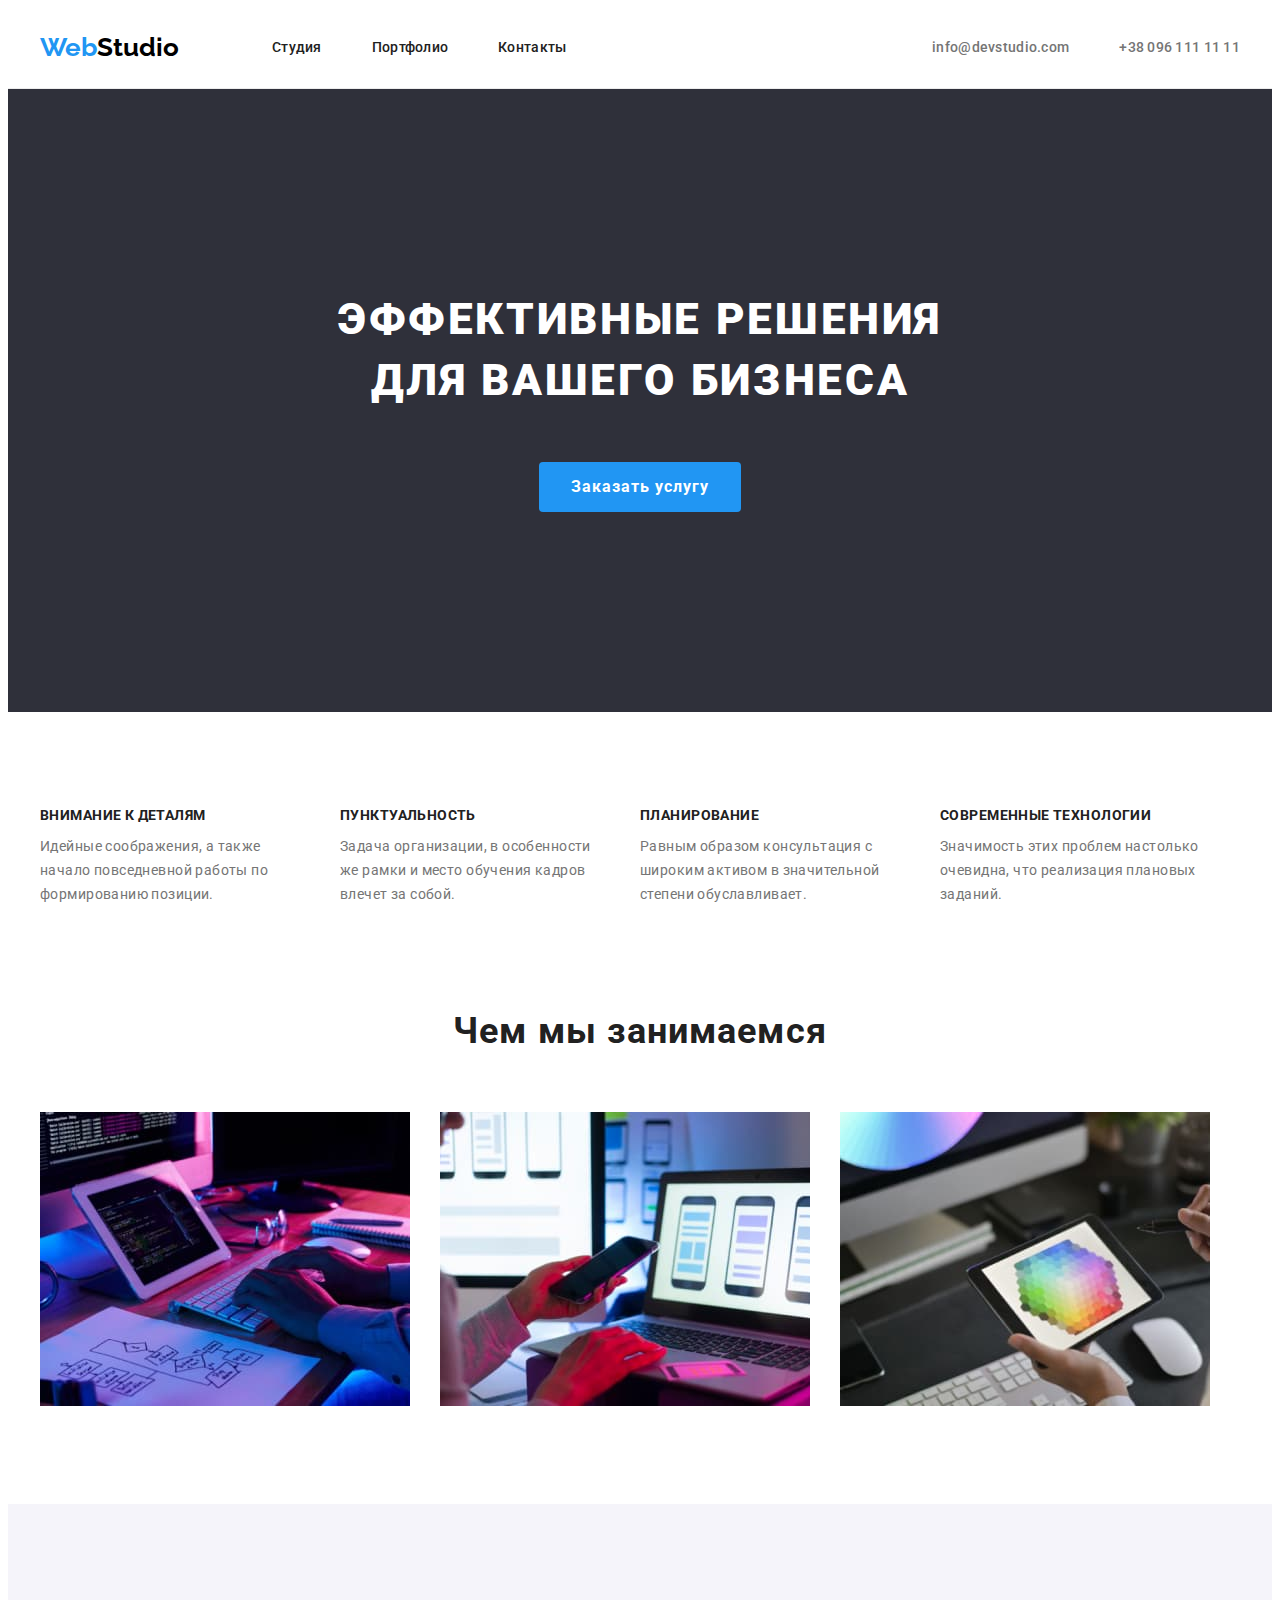
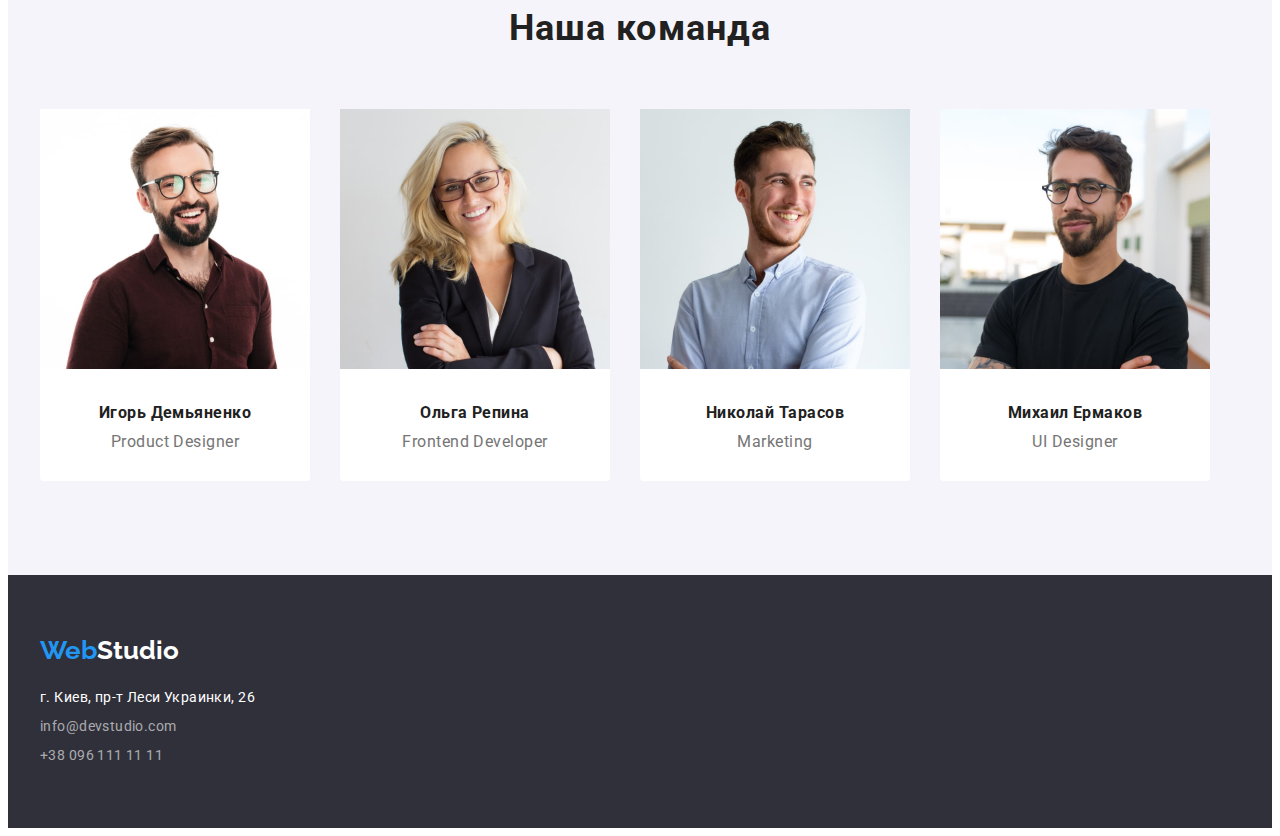
<file: index.html>
<!DOCTYPE html>
<html lang="ru">

   <head>
      <meta charset="UTF-8" />
      <meta http-equiv="X-UA-Compatible" content="IE=edge" />
      <meta name="viewport" content="width=device-width, initial-scale=1.0" />

      <title>goit-markup-hw-03</title>

      <link rel="preconnect" href="https://fonts.googleapis.com" />
      <link rel="preconnect" href="https://fonts.gstatic.com" crossorigin />
      <link href="https://fonts.googleapis.com/css2?family=Raleway:wght@700&family=Roboto:wght@400;500;700;900&display=swap" rel="stylesheet" />

      <link rel="stylesheet" href="https://cdnjs.cloudflare.com/ajax/libs/modern-normalize/1.1.0/modern-normalize.min.css"
            integrity="sha512-wpPYUAdjBVSE4KJnH1VR1HeZfpl1ub8YT/NKx4PuQ5NmX2tKuGu6U/JRp5y+Y8XG2tV+wKQpNHVUX03MfMFn9Q=="
            crossorigin="anonymous"
            referrerpolicy="no-referrer" />

      <link rel="stylesheet" href="./css/styles.css" />
   </head>

   <body>

      <header class="header">

         <div class="container nav">

            <nav class="nav-menu">
               
               <a class="logo" lang="en" href="./index.html"><span class="logo-color">Web</span>Studio</a>
               
               <ul class="list nav-item">
                  <li class="item"><a class="link" href="./index.html">Студия</a></li>
                  <li class="item"><a class="link" href="./portfolio.html">Портфолио</a></li>
                  <li class="item"><a class="link" href="">Контакты</a></li>
               </ul>

            </nav>

            <div class="nav-contact">

               <a class="link link-contact" href="mailto:info@devstudio.com">info@devstudio.com</a>
               <a class="link link-contact" href="tel:+380961111111">+38 096 111 11 11</a>

            </div>

         </div>

      </header>

      <main>

         <section class="section section-hero">

            <div class="container">

               <h1 class="title-hero">Эффективные решения <br> для вашего бизнеса</h1>
               <button class="button button-hero" type="button">Заказать услугу</button>

            </div>

         </section>

         <section class="section section-feature">

            <div class="container">

               <h2 class="title title-section">Наши преемущества</h2>
               <ul class="list feature-list">
                  <li class="item">
                     <h3 class="title title-feature">Внимание к деталям</h3>
                     <p class="text text-feature">Идейные соображения, а также начало повседневной работы по формированию позиции.</p>
                  </li>
                  <li class="item">
                     <h3 class="title title-feature">Пунктуальность</h3>
                     <p class="text text-feature">Задача организации, в особенности же рамки и место обучения кадров влечет за собой.</p>
                  </li>
                  <li class="item">
                     <h3 class="title title-feature">Планирование</h3>
                     <p class="text text-feature">Равным образом консультация с широким активом в значительной степени обуславливает.</p>
                  </li>
                  <li class="item">
                     <h3 class="title title-feature">Современные технологии</h3>
                     <p class="text text-feature">Значимость этих проблем настолько очевидна, что реализация плановых заданий.</p>
                  </li>
               </ul>

            </div>

         </section>

         <section class="section section-about">

            <div class="container">

               <h2 class="title title-section">Чем мы занимаемся</h2>
               <ul class="list about-list">
                  <li class="item">
                     <img src="./images/01.jpg" alt="Пишем код" width="370" height="294" />
                  </li>
                  <li class="item">
                     <img src="./images/02.jpg" alt="Создаем макеты" width="370" height="294" />
                  </li>
                  <li class="item">
                     <img src="./images/03.jpg" alt="Разрабатываем дизайн" width="370" height="294" />
                  </li>
               </ul>

            </div>

         </section>

         <section class="section section-team">

            <div class="container">

               <h2 class="title title-section">Наша команда</h2>
               <ul class="list team-list">
                  <li class="item">
                     <img class="image-team" src="./images/team-01.jpg" alt="Игорь Демьяненко" width="270" height="260" />
                     <h3 class="title title-team">Игорь Демьяненко</h3>
                     <p class="text text-team" lang="en">Product Designer</p>
                  </li>
                  <li class="item">
                     <img class="image-team" src="./images/team-02.jpg" alt="Ольга Репина" width="270" height="260" />
                     <h3 class="title title-team">Ольга Репина</h3>
                     <p class="text text-team" lang="en">Frontend Developer</p>
                  </li>
                  <li class="item">
                     <img class="image-team" src="./images/team-03.jpg" alt="Николай Тарасов" width="270" height="260" />
                     <h3 class="title title-team">Николай Тарасов</h3>
                     <p class="text text-team" lang="en">Marketing</p>
                  </li>
                  <li class="item">
                     <img class="image-team" src="./images/team-04.jpg" alt="Михаил Ермаков" width="270" height="260" />
                     <h3 class="title title-team">Михаил Ермаков</h3>
                     <p class="text text-team" lang="en">UI Designer</p>
                  </li>
               </ul>

            </div>

         </section>

      </main>

      <footer class="footer">

         <div class="container">

            <a class="logo" lang="en" href="./index.html"><span class="logo-color">Web</span><span class="logo-footer">Studio</span></a>
            <address class="address">

               <p class="text text-address">г. Киев, пр-т Леси Украинки, 26</p> 
               <a class="footer-contact" href="mailto:info@devstudio.com">info@devstudio.com</a>
               <br />
               <a class="footer-contact" href="tel:+380961111111">+38 096 111 11 11</a>

            </address>

         </div>

      </footer>

   </body>

</html>
</file>
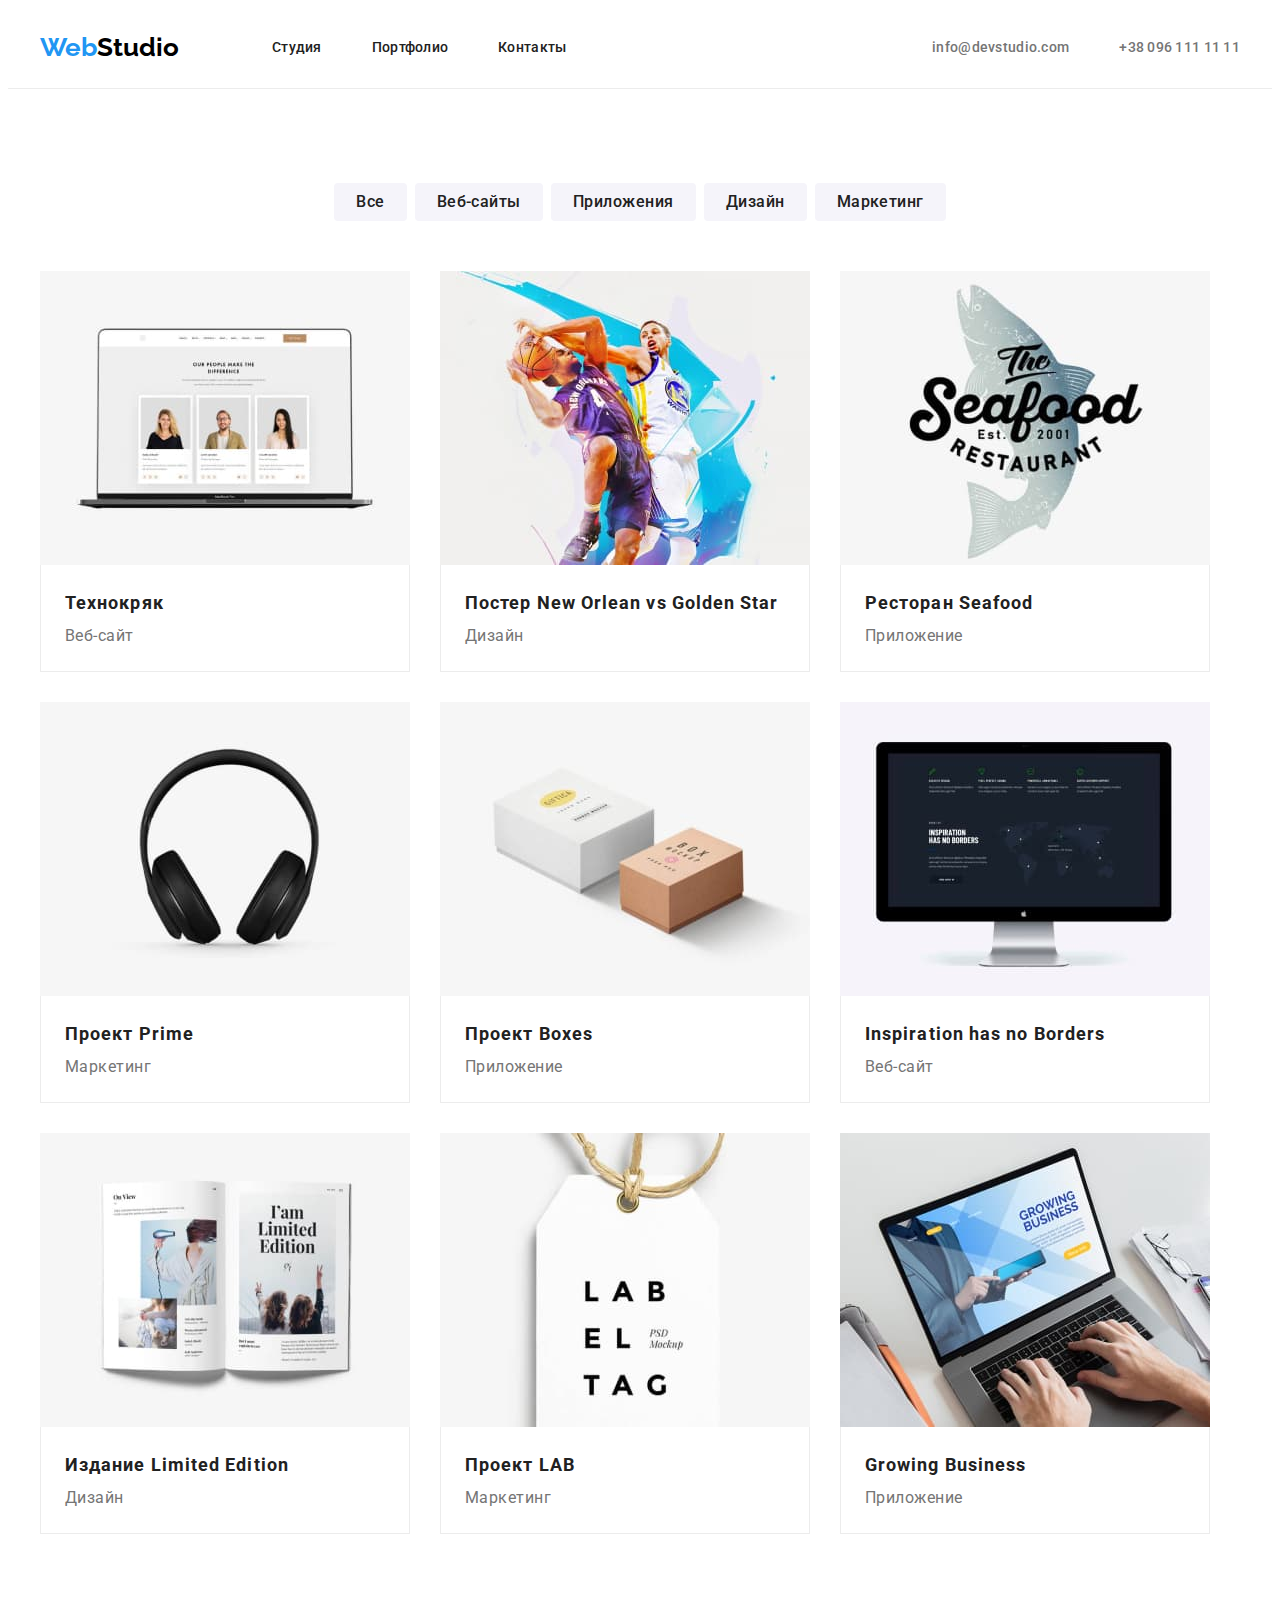
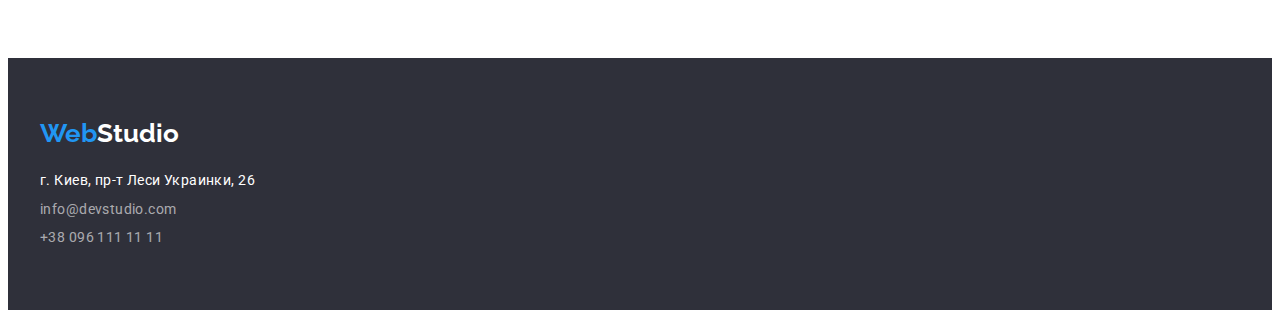
<file: portfolio.html>
<!DOCTYPE html>
<html lang="ru">

   <head>
      <meta charset="UTF-8" />
      <meta http-equiv="X-UA-Compatible" content="IE=edge" />
      <meta name="viewport" content="width=device-width, initial-scale=1.0" />

      <title>goit-markup-hw-03</title>

      <link rel="preconnect" href="https://fonts.googleapis.com" />
      <link rel="preconnect" href="https://fonts.gstatic.com" crossorigin />
      <link href="https://fonts.googleapis.com/css2?family=Raleway:wght@700&family=Roboto:wght@400;500;700;900&display=swap" rel="stylesheet" />

      <link rel="stylesheet" href="https://cdnjs.cloudflare.com/ajax/libs/modern-normalize/1.1.0/modern-normalize.min.css"
            integrity="sha512-wpPYUAdjBVSE4KJnH1VR1HeZfpl1ub8YT/NKx4PuQ5NmX2tKuGu6U/JRp5y+Y8XG2tV+wKQpNHVUX03MfMFn9Q=="
            crossorigin="anonymous"
            referrerpolicy="no-referrer" />

      <link rel="stylesheet" href="./css/styles.css" />
   </head>

   <body>

      <header class="header">

         <div class="container nav">

            <nav class="nav-menu">
               
               <a class="logo" lang="en" href="./index.html"><span class="logo-color">Web</span>Studio</a>

               <ul class="list nav-item">
                  <li class="item"><a class="link" href="./index.html">Студия</a></li>
                  <li class="item"><a class="link" href="./portfolio.html">Портфолио</a></li>
                  <li class="item"><a class="link" href="">Контакты</a></li>
               </ul>

            </nav>

            <div class="nav-contact">

               <a class="link link-contact" href="mailto:info@devstudio.com">info@devstudio.com</a>
               <a class="link link-contact" href="tel:+380961111111">+38 096 111 11 11</a>

            </div>

         </div>

      </header>

      <main>

         <section class="section section-portfolio">

            <div class="container">

               <h1 class="title title-section">Портфолио</h1>

               <ul class="list list-filter">
                  <li class="item">
                     <button class="button button-filter" type="button">Все</button>
                  </li>
                  <li class="item">
                     <button class="button button-filter" type="button">Веб-сайты</button>
                  </li>
                  <li class="item">
                     <button class="button button-filter" type="button">Приложения</button>
                  </li>
                  <li class="item">
                     <button class="button button-filter" type="button">Дизайн</button>
                  </li>
                  <li class="item">
                     <button class="button button-filter" type="button">Маркетинг</button>
                  </li>
               </ul>

               <ul class="list list-portfolio">
                  <li class="item-portfolio">
                     <img class="image-portfolio" src="./images/portfolio/01.jpg" alt="Веб-сайт" width="370" height="294" />
                     
                     <div class="info-portfolio">
                        <h3 class="title title-portfolio">Технокряк</h3>
                        <p class="text text-filter">Веб-сайт</p>
                     </div>
                  </li>
                  <li class="item-portfolio">
                     <img class="image-portfolio" src="./images/portfolio/02.jpg" alt="Дизайн постера" width="370" height="294" />

                     <div class="info-portfolio">
                        <h3 class="title title-portfolio">Постер <span lang="en">New Orlean vs Golden Star</span></h3>
                        <p class="text text-filter">Дизайн</p>
                     </div>
                  </li>
                  <li class="item-portfolio">
                     <img class="image-portfolio" src="./images/portfolio/03.jpg" alt="Логотип ресторана" width="370" height="294" />

                     <div class="info-portfolio">
                        <h3 class="title title-portfolio">Ресторан <span lang="en">Seafood</span></h3>
                        <p class="text text-filter">Приложение</p>
                     </div>
                  </li>
                  <li class="item-portfolio">
                     <img class="image-portfolio" src="./images/portfolio/04.jpg" alt="Наушники" width="370" height="294" />

                     <div class="info-portfolio">
                        <h3 class="title title-portfolio">Проект <span lang="en">Prime</span></h3>
                        <p class="text text-filter">Маркетинг</p>
                     </div>
                  </li>
                  <li class="item-portfolio">
                     <img class="image-portfolio" src="./images/portfolio/05.jpg" alt="Кооробки" width="370" height="294" />

                     <div class="info-portfolio">
                        <h3 class="title title-portfolio">Проект <span lang="en">Boxes</span></h3>
                        <p class="text text-filter">Приложение</p>
                     </div>
                  </li>
                  <li class="item-portfolio">
                     <img class="image-portfolio" src="./images/portfolio/06.jpg" alt="Веб-сайт" width="370" height="294" />

                     <div class="info-portfolio">
                        <h3 class="title title-portfolio" lang="en">Inspiration has no Borders</h3>
                        <p class="text text-filter">Веб-сайт</p>
                     </div>
                  </li>
                  <li class="item-portfolio">
                     <img class="image-portfolio" src="./images/portfolio/07.jpg" alt="Журнал" width="370" height="294" />

                     <div class="info-portfolio">
                        <h3 class="title title-portfolio">Издание <span lang="en">Limited Edition</span></h3>
                        <p class="text text-filter">Дизайн</p>
                     </div>
                  </li>
                  <li class="item-portfolio">
                     <img class="image-portfolio" src="./images/portfolio/08.jpg" alt="Визитка" width="370" height="294" />

                     <div class="info-portfolio">
                        <h3 class="title title-portfolio">Проект <span lang="en">LAB</span></h3>
                        <p class="text text-filter">Маркетинг</p>
                     </div>
                  </li>
                  <li class="item-portfolio">
                     <img class="image-portfolio" src="./images/portfolio/09.jpg" alt="Веб-сайт" width="370" height="294" />

                     <div class="info-portfolio">
                        <h3 class="title title-portfolio" lang="en">Growing Business</h3>
                        <p class="text text-filter">Приложение</p>
                     </div>
                  </li>
               </ul>

            </div>

         </section>

      </main>

      <footer class="footer">

         <div class="container">

            <a class="logo" lang="en" href="./index.html"><span class="logo-color">Web</span><span class="logo-footer">Studio</span></a>
            <address class="address">

               <p class="text text-address">г. Киев, пр-т Леси Украинки, 26</p> 
               <a class="footer-contact" href="mailto:info@devstudio.com">info@devstudio.com</a>
               <br />
               <a class="footer-contact" href="tel:+380961111111">+38 096 111 11 11</a>
               
            </address>

         </div>

      </footer>

   </body>

   
</html>
</file>
<file: css/styles.css>
body {
   --bg-color: #ffffff;
   --bg-hero: #2f303a;
   --footer-color: #2f303a;

   --title: #212121;
   --link: #212121;
   --text-color: #757575;

   --white: #ffffff;
   --black: #000000;
   --blue: #2196f3;
   --grey: #f5f4fa;
   --border: #ececec;

   font-family: 'Roboto', sans-serif;
   color: var(--text-color);
}

/* Служебные классы */

h1,
h2,
h3,
h4,
h5,
h6 {
   margin: 0;
}

ul {
   margin: 0;
   padding: 0;
}

.container {
   width: 1200px;

   padding-left: 15px;
   padding-right: 15px;

   margin-left: auto;
   margin-right: auto;
}

.section {
   padding: 94px 0px;
}

.button {
   display: inline-block;
   cursor: pointer;

   font-family: 'Roboto', sans-serif;

   border: 0px;
   outline: 0px;
   box-shadow: 0px;

   border-radius: 4px;
}

.list {
   list-style: none;
}

.item + .item {
   margin-left: 30px;
}

.title-section {
   font-size: 36px;
   line-height: 1.7em;

   text-align: center;
   margin-bottom: 50px;
}

.title {
   font-weight: 700;
   color: var(--title);
   letter-spacing: 0.03em;
}

/* HEADER */

.header {
   border-bottom: 1px solid var(--border);
}

.nav {
   display: flex;
   align-items: center;
}

.nav-menu {
   display: flex;
   align-items: center;
}

.nav-item {
   display: flex;
}

.nav-item .link {
   display: block;
   padding: 30px 0px;
}

.nav-item .item + .item {
   margin-left: 50px;
}

.nav-contact .link-contact + .link-contact {
   margin-left: 50px;
}

.nav-contact {
   display: flex;
   margin-left: auto;
}

.nav-contact .link {
   display: block;
   padding: 30px 0px;
}

.logo {
   font-family: 'Raleway', sans-serif;
   font-size: 26px;
   line-height: 1.2em;
   font-weight: 700;

   color: var(--black);
   text-decoration: none;

   margin-right: 93px;
}

.logo-color {
   color: var(--blue);
}

.link {
   font-size: 14px;
   line-height: 1.4em;
   font-weight: 500;
   letter-spacing: 0.02em;

   color: var(--link);
   text-decoration: none;
}

.link:hover,
.link:focus {
   color: var(--blue);
}

.link-contact {
   color: var(--text-color);
}

/* SECTION HERO */

.section-hero {
   background: var(--bg-hero);

   text-align: center;
   padding: 200px 0px;
}

.title-hero {
   font-size: 44px;
   line-height: 1.4em;
   font-weight: 900;
   letter-spacing: 0.06em;

   color: var(--white);
   text-transform: uppercase;

   margin-bottom: 50px;
}

.button-hero {
   font-size: 16px;
   line-height: 1.875em;
   font-weight: 700;
   letter-spacing: 0.06em;

   color: var(--white);
   background-color: var(--blue);

   padding: 10px 32px;
}

/* SECTION FEATURE */

.section-feature {
   padding-bottom: 0px;
}

.section-feature .title-section {
   display: none;
}

.feature-list {
   display: flex;
}

.feature-list .item {
   width: 270px;
}

.title-feature {
   font-size: 14px;
   line-height: 1.4em;

   text-transform: uppercase;
   margin-bottom: 10px;
}

.text-feature {
   font-size: 14px;
   line-height: 1.7em;

   margin: 0px;
}

/* SECTION ABOUT */

.about-list {
   display: flex;
}

/* SECTION TEAM */

.section-team {
   background: var(--grey);
}

.team-list {
   display: flex;
   text-align: center;
}

.title-team {
   font-size: 16px;
   line-height: 1.1875em;

   margin-bottom: 10px;
}

.text {
   letter-spacing: 0.03em;
}

.text-team {
   font-size: 16px;
   line-height: 1.1875em;

   margin: 0px;
}

.image-team {
   margin-bottom: 30px;
}

.team-list .item {
   background: var(--white);

   padding-bottom: 30px;
   border-radius: 4px;
}

/* FOOTER */

.footer {
   padding: 60px 0px;
   background: var(--footer-color);
}

.logo-footer {
   color: var(--white);
}

.address {
   font-style: normal;
}

.text-address {
   font-size: 14px;
   line-height: 1.7em;
   color: var(--white);

   margin-top: 20px;
   margin-bottom: 0px;
}

.footer-contact {
   display: inline-block;

   font-size: 14px;
   line-height: 1.7em;
   font-weight: 400;
   letter-spacing: 0.03em;

   color: rgba(255, 255, 255, 60%);
   text-decoration: none;

   margin-top: 5px;
}

/* SECTION PORTFOLIO */

.section-portfolio .title-section {
   display: none;
}

.title-portfolio {
   font-size: 18px;
   line-height: 2em;
   letter-spacing: 0.06em;
}

.list-filter {
   display: flex;
   justify-content: center;
   margin-bottom: 50px;
}

.list-filter .item + .item {
   margin-left: 8px;
}

.text-filter {
   font-size: 16px;
   line-height: 1.875em;

   margin: 0px;
}

.button-filter {
   font-size: 16px;
   line-height: 1.625em;
   font-weight: 500;
   letter-spacing: 0.03em;

   color: var(--link);
   background: var(--grey);

   padding: 6px 22px;
}

.button-filter:hover {
   color: var(--white);
   background: var(--blue);
}

.list-portfolio {
   display: flex;
   flex-wrap: wrap;
}

.item-portfolio {
   margin-right: 30px;
   margin-bottom: 30px;
}

.info-portfolio {
   padding: 20px 24px;
}

.info-portfolio {
   border: 1px solid var(--border);
   border-top: 0px;
}

.image-portfolio {
   display: block;
}

.item-portfolio:nth-child(3n) {
   margin-right: 0px;
}
</file>
